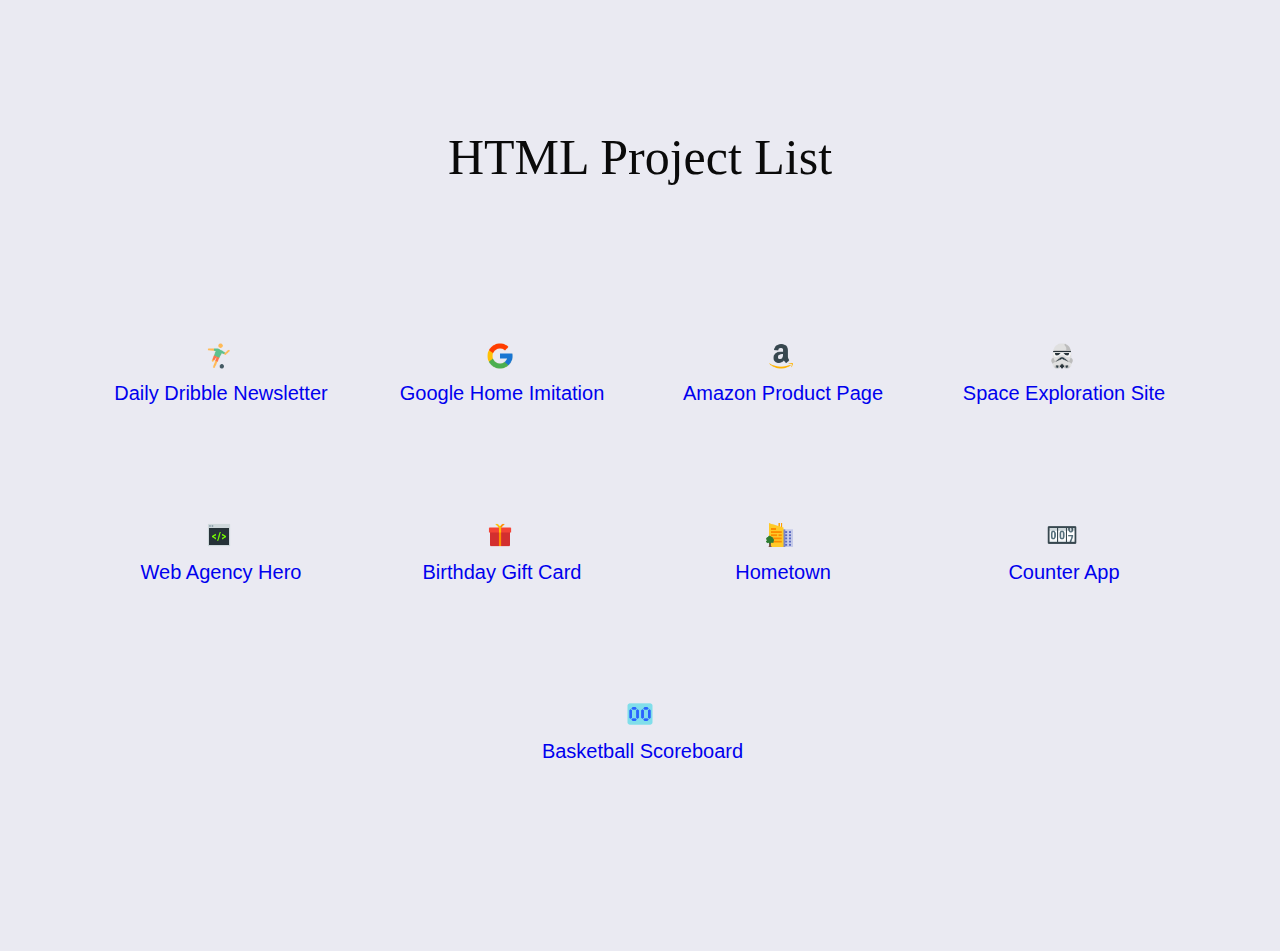
<file: index.html>
<!DOCTYPE html>
<html lang="en">

<head>
    <meta charset="UTF-8">
    <title>Project List</title>
    <link rel="stylesheet" href="index.css">
</head>


<body>
    <div class="border page-wrapper">

        <div class="border main-title">HTML Project List</div>

        <div class="border project-container">
            <div class="border project-row">

                <!-- Daily Dribble Newsletter-->
                <div class="border project-item">
                    <img class="border project-logo" src="./images/Soccer.png" alt="Stadium">
                    <div class="border project-name">
                        <a class="border project-link" href="./dribble/dribble.html">Daily Dribble Newsletter</a>
                    </div>
                </div>

                <!-- Google Home Imitation -->
                <div class="border project-item">
                    <img class="border project-logo" src="./images/Google.png" alt="Google Logo">
                    <div class="border project-name">
                        <a class="border project-link" href="./google/google.html">Google Home Imitation</a>
                    </div>
                </div>

                <!-- Amazon Product Page -->
                <div class="border project-item">
                    <img class="border project-logo" src="./images/Amazon.png" alt="Amazon Logo">
                    <div class="border project-name">
                        <a class="border project-link" href="./amazon/index.html">Amazon Product Page</a>
                    </div>
                </div>


                <!-- Space exploration site-->
                <div class="border project-item">
                    <img class="border project-logo" src="./images/Stormtrooper.png" alt="Stormtrooper">
                    <div class="border project-name">
                        <a class="border project-link" href="./space/index.html">Space Exploration Site</a>
                    </div>
                </div>


            </div>

            <div class="border project-row">
                <!-- Web Agency Hero-->
                <div class="border project-item">
                    <img class="border project-logo" src="./images/web_agency.png" alt="Stormtrooper">
                    <div class="border project-name">
                        <a class="border project-link" href="./webAgencyHero/index.html">Web Agency Hero</a>
                    </div>
                </div>

                <!-- Birthday Gift Card-->
                <div class="border project-item">
                    <img class="border project-logo" src="./images/Gift.png" alt="Stormtrooper">
                    <div class="border project-name">
                        <a class="border project-link" href="./BirthdaCard/index.html">Birthday Gift Card</a>
                    </div>
                </div>

                <!-- Hometown: Tehran-->
                <div class="border project-item">
                    <img class="border project-logo" src="./images/hometown.png" alt="Stormtrooper">
                    <div class="border project-name">
                        <a class="border project-link" href="./Tehran/index.html">Hometown</a>
                    </div>
                </div>

                <!-- Counter App-->
                <div class="border project-item">
                    <img class="border project-logo" src="./images/Counter.png" alt="Stormtrooper">
                    <div class="border project-name">
                        <a class="border project-link" href="./counterApp/index.html">Counter App</a>
                    </div>
                </div>
            </div>

            <div class="border project-row">

                <!-- Basketball Scoreboard-->
                <div class="border project-item">
                    <img class="border project-logo" src="./images/scoreboard.png" alt="Stormtrooper">
                    <div class="border project-name">
                        <a class="border project-link" href="./Basketball Scoreboard/index.html">Basketball
                            Scoreboard</a>
                    </div>
                </div>

            </div>



        </div>



    </div>

    </div>
</body>

</html>
</file>
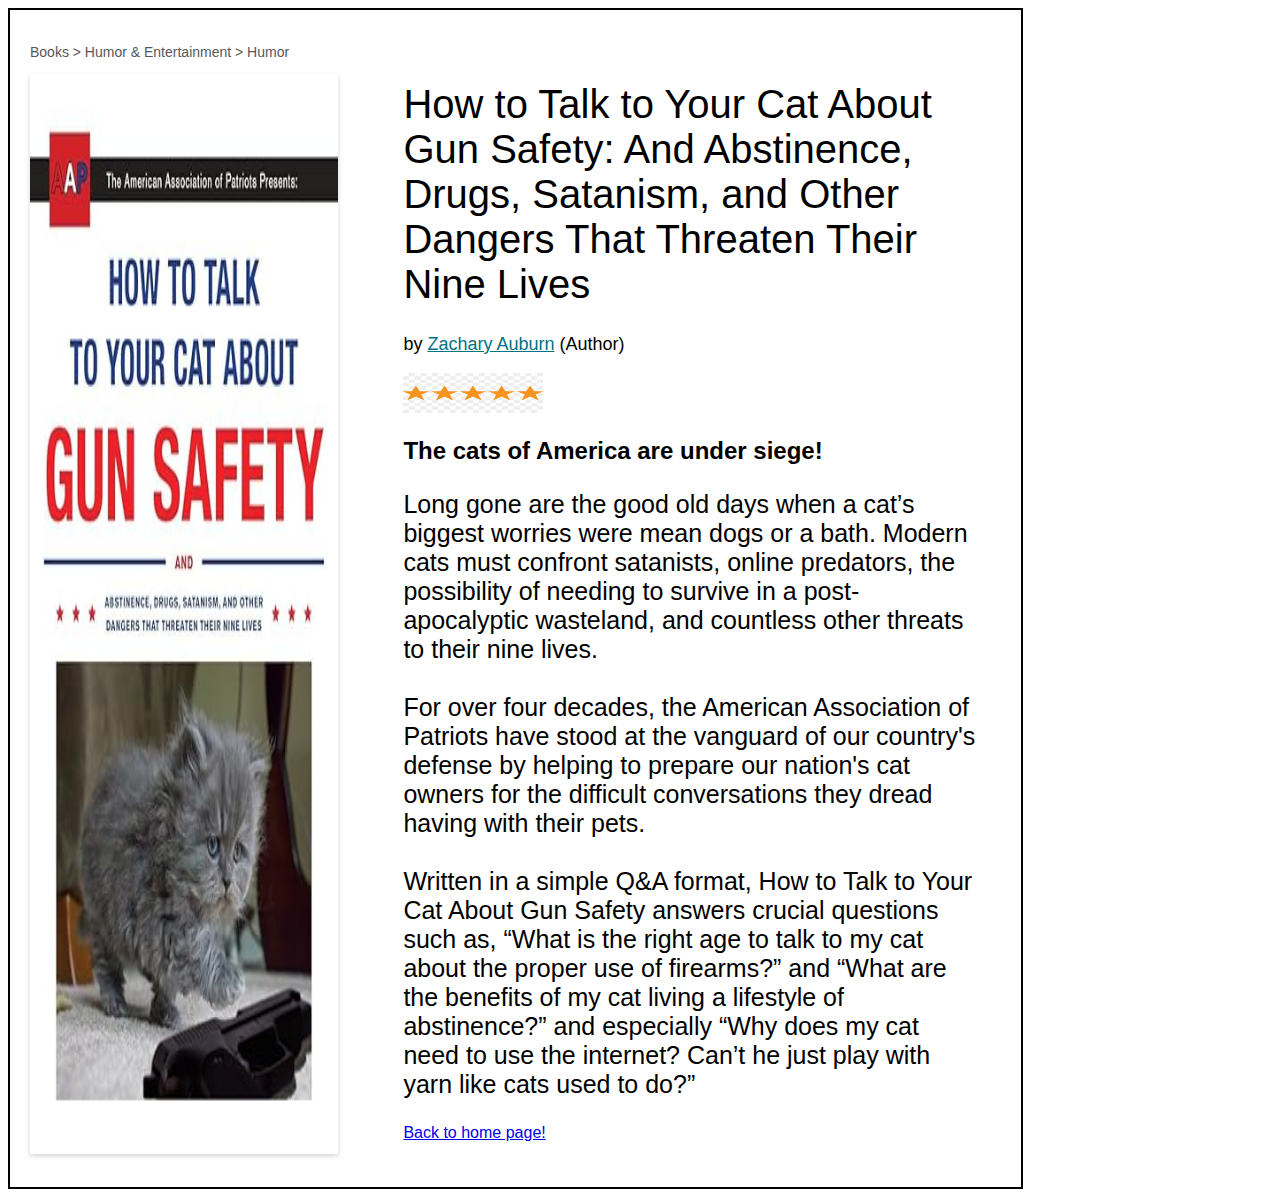
<file: amazon/index.html>
<!doctype html>
<html>

<head>
    <title>Book Page</title>
    <link rel="stylesheet" href="style.css">
</head>

<body>
    <div class="border page-wrapper">

        <div class="border left-column">
            <p class="border category">Books > Humor & Entertainment > Humor</p>
            <img class="border main-img" src="book_cover.jpg">
        </div>

        <div class="border right-column">
            <h1 class="border title">How to Talk to Your Cat About Gun Safety: And Abstinence, Drugs, Satanism,
                and
                Other
                Dangers That
                Threaten Their Nine Lives</h1>
            <p class="border author">by <a class="border author-link" href="">Zachary Auburn</a> (Author)</a></p>
            <img class="border star-rating" src="stars.png">
            <h2 class="border sub-title">The cats of America are under siege!</h2>
            <p class="border main-text">
                Long gone are the good old days when a cat’s biggest worries were mean dogs or a bath. Modern cats must
                confront satanists, online predators, the possibility of needing to survive in a post-apocalyptic
                wasteland, and countless other threats to their nine lives.
                <br><br>
                For over four decades, the American Association of Patriots have stood at the vanguard of our country's
                defense by helping to prepare our nation's cat owners for the difficult conversations they dread having
                with their pets.
                <br><br>
                Written in a simple Q&A format, How to Talk to Your Cat About Gun Safety answers crucial questions such
                as, “What is the right age to talk to my cat about the proper use of firearms?” and “What are the
                benefits of my cat living a lifestyle of abstinence?” and especially “Why does my cat need to use the
                internet? Can’t he just play with yarn like cats used to do?”
            </p>
            <a class="border back-to-home" href="../index.html">Back to home page!</a>
        </div>

    </div>

</body>

</html>


<!-- 


How to Talk to Your Cat About Gun Safety: And Abstinence, Drugs, Satanism, and Other Dangers That Threaten Their Nine Lives

by Zachary Auburn (Author)

Long gone are the good old days when a cat’s biggest worries were mean dogs or a bath. Modern cats must confront satanists, online predators, the possibility of needing to survive in a post-apocalyptic wasteland, and countless other threats to their nine lives.

For over four decades, the American Association of Patriots have stood at the vanguard of our country's defense by helping to prepare our nation's cat owners for the difficult conversations they dread having with their pets.

Written in a simple Q&A format, How to Talk to Your Cat About Gun Safety answers crucial questions such as, “What is the right age to talk to my cat about the proper use of firearms?” and “What are the benefits of my cat living a lifestyle of abstinence?” and especially “Why does my cat need to use the internet? Can’t he just play with yarn like cats used to do?”

Source: https://www.amazon.com/How-Talk-Your-About-Safety-ebook/dp/B01AERZSNC?ref_=ast_author_dp

-->
</file>
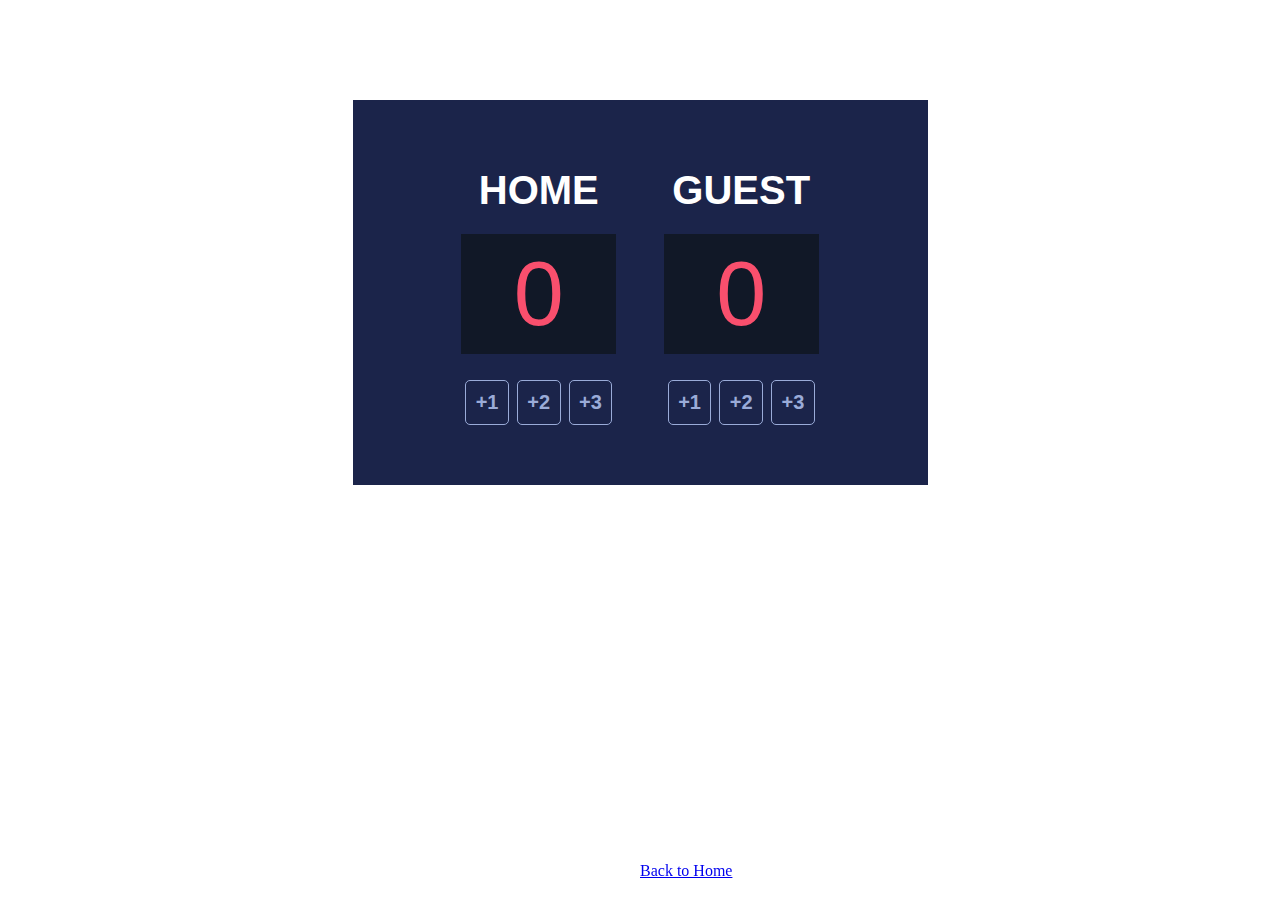
<file: Basketball Scoreboard/index.html>
<html>

<head>
    <link rel="stylesheet" href="style.css">
    <link href="https://fonts.cdnfonts.com/css/cursed-timer-ulil" rel="stylesheet">

</head>

<body>
    <div class="container">
        <div id="home" class="border main-box">
            <h3 class="score-title">HOME</h3>
            <div class="score-box">
                <p class="score" id="home-score">0</p>
            </div>
            <div class="button-box">
                <button class="button" id="home-plus-one" onclick="homeAddOne()">+1</button>
                <button class="button" id="home-plus-two" onclick="homeAddTwo()">+2</button>
                <button class="button" id="home-plus-three" onclick="homeAddThree()">+3</button>
            </div>
        </div>
        <div id="guest" class="border main-box">
            <h3 class="score-title">GUEST</h3>
            <div class="score-box">
                <p class="score" id="guest-score">0</p>
            </div>
            <div class="button-box">
                <button class="button" id="guest-plus-one" onclick="guestAddOne()">+1</button>
                <button class="button" id="guest-plus-two" onclick="guestAddTwo()">+2</button>
                <button class="button" id="guest-plus-three" onclick="guestAddThree()">+3</button>
            </div>
        </div>
    </div>

    <div id="backhome">
        <a id="backhome" href="../index.html">Back to Home</a>
    </div>
    <script src="index.js"></script>
</body>

</html>
</file>
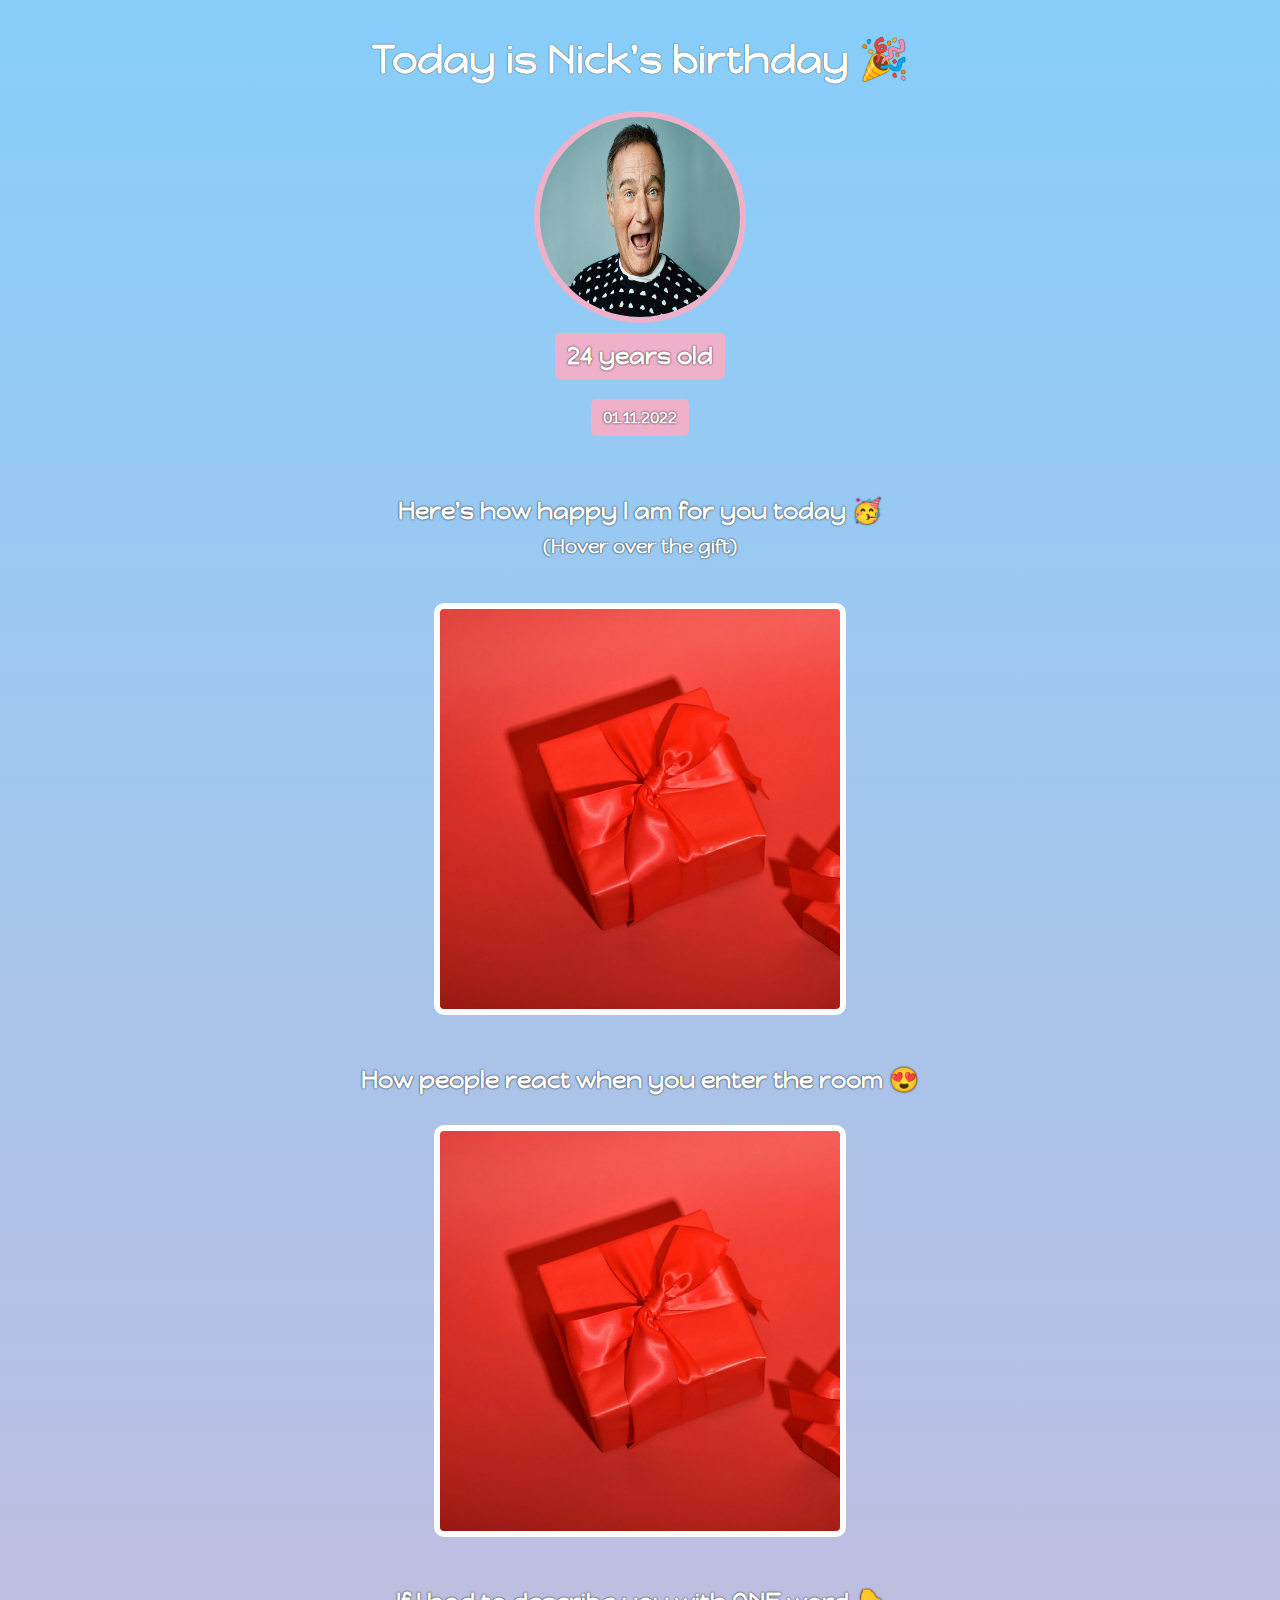
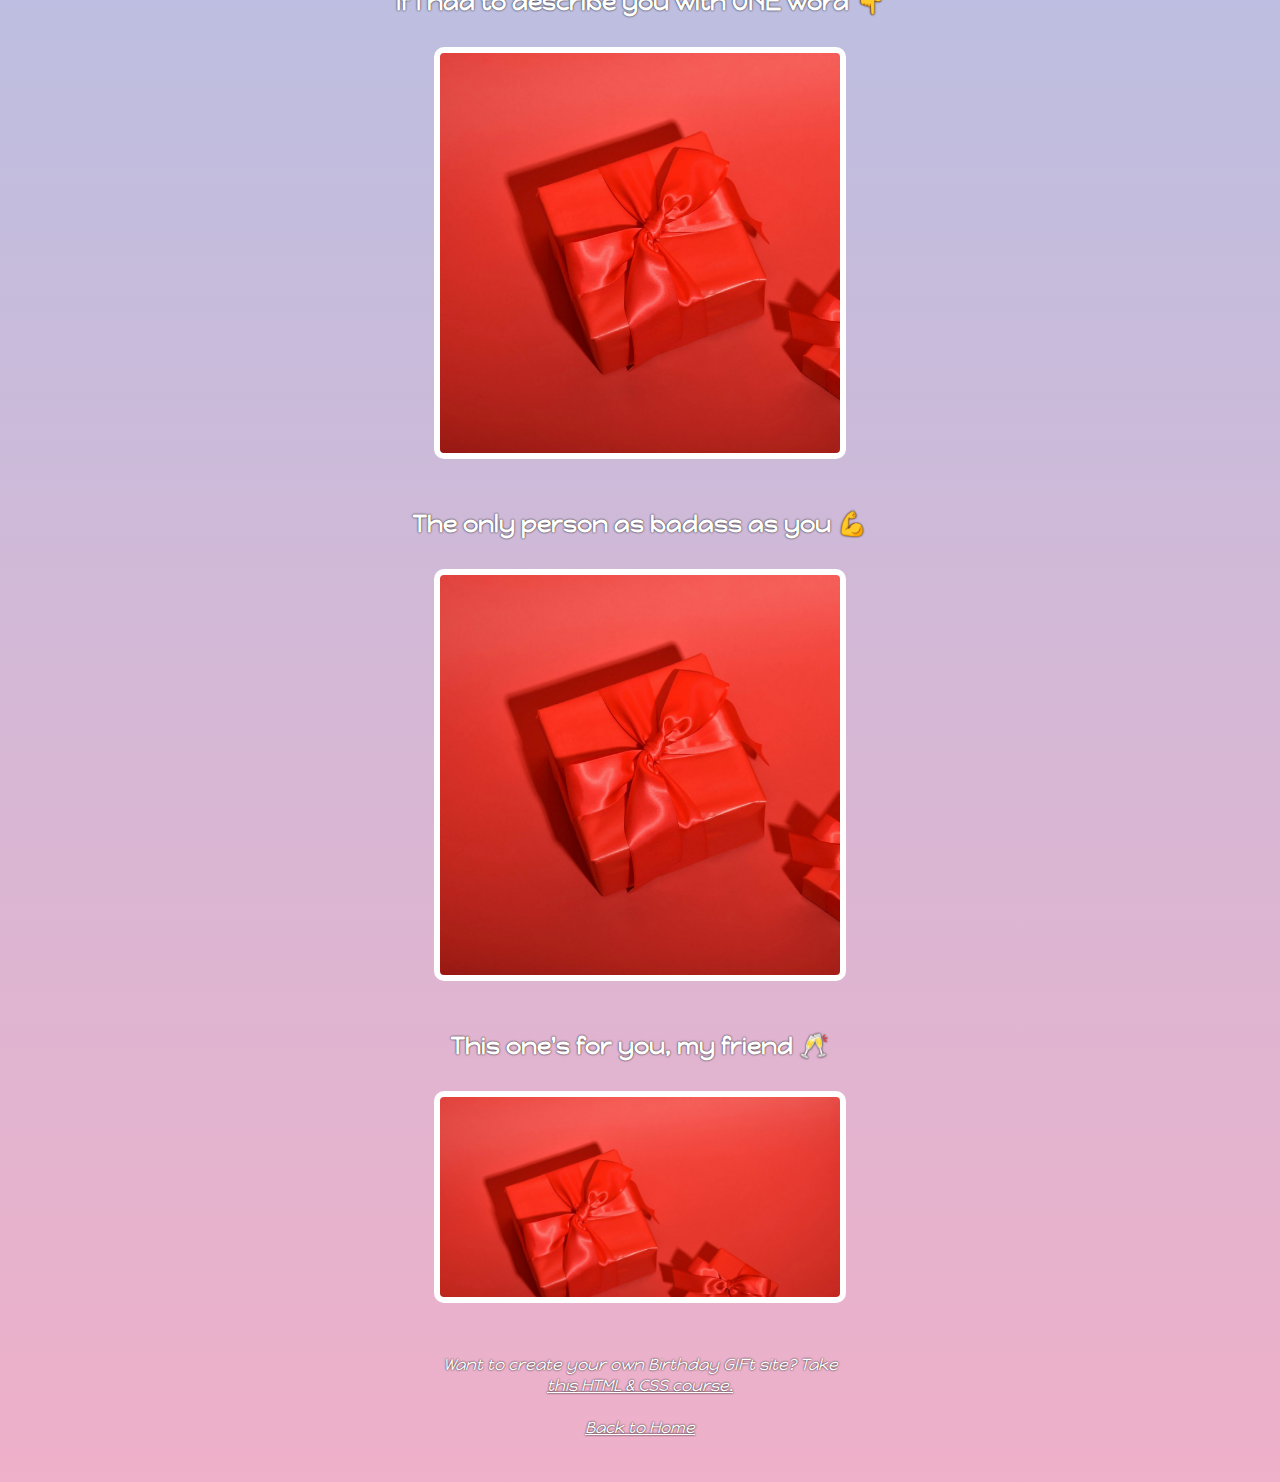
<file: BirthdaCard/index.html>
<html>

<head>
    <link rel="preconnect" href="https://fonts.googleapis.com">
    <link rel="preconnect" href="https://fonts.gstatic.com" crossorigin>
    <link
        href="https://fonts.googleapis.com/css2?family=Happy+Monkey&family=Open+Sans:ital,wght@0,300..800;1,300..800&family=Orbitron:wght@400..900&display=swap"
        rel="stylesheet">
    <link rel="stylesheet" href="style.css">

</head>

<body>
    <div id="header">
        <h1 class="border  " id="firsttitle">Today is Nick's birthday 🎉</h1>
        <img id="roby" src="roby.jpg">
        <h2 class="border " id="bday-age">24 years old</h2>
        <h4 class="border " id="bday-date">01.11.2022</h4>
    </div>
    <div class="gift-section">
        <h2 class="gift-title">Here's how happy I am for you today 🥳</h2>
        <h3 class="gift-hint">(Hover over the gift)</h3>
        <div class="gift-img" id="gift-img-happy"></div>
    </div>
    <div class="gift-section">
        <h2 class="gift-title">How people react when you enter the room 😍</h2>
        <div class="gift-img" id="gift-img-hot"></div>
    </div>
    <div class="gift-section">
        <h2 class="gift-title">If I had to describe you with ONE word 👇</h2>
        <div class="gift-img" id="gift-img-genius"></div>
    </div>
    <div class="gift-section">
        <h2 class="gift-title">The only person as badass as you 💪</h2>
        <div class="gift-img" id="gift-img-badass"></div>
    </div>
    <div class="gift-section">
        <h2 class="gift-title">This one's for you, my friend 🥂</h2>
        <div class="gift-img" id="gift-img-cheers"></div>
    </div>

    <div class="border" id="footer">
        <p id="fp">Want to create your own Birthday GIFt site? Take
            <br><a href="https://scrimba.com/learn/htmlandcss" target="_blank">this HTML & CSS course.</a>
            <br><br>
            <a href="../index.html">Back to Home</a>
        </p>
    </div>





</body>

</html>
</file>
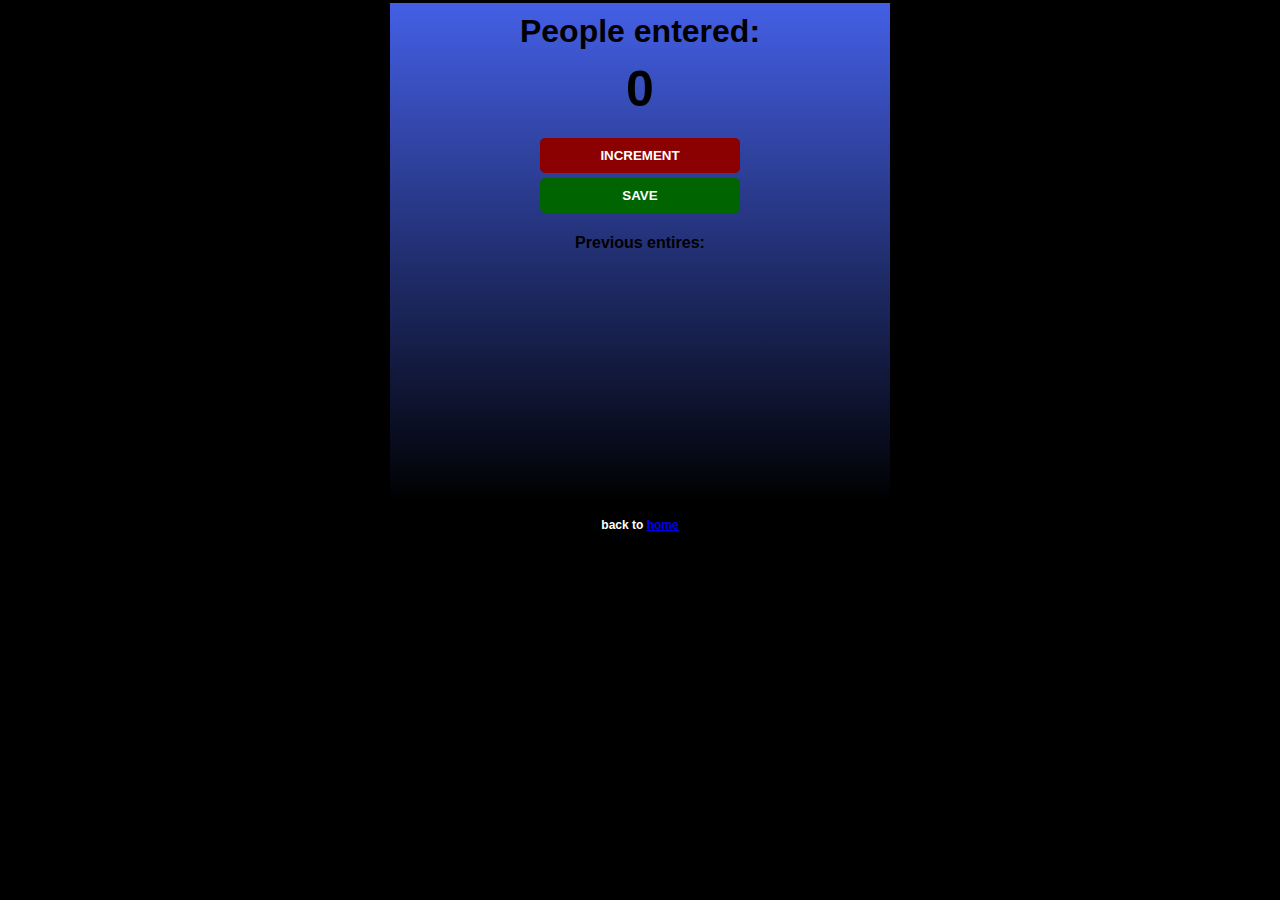
<file: counterApp/index.html>
<!DOCTYPE html>
<html lang="en">

<head>
    <meta charset="UTF-8">
    <meta name="viewport" content="width=device-width, initial-scale=1.0">
    <title>Document</title>
    <link rel="stylesheet" href="./style.css">
</head>

<body>
    <div id="container">
        <h1>People entered:</h1>
        <h2 id="count-el">0</h2>
        <button id="increment-btn" onclick="increment()">INCREMENT</button>
        <button id="save-btn" onclick="save()">SAVE</button>
        <p id="save-el">Previous entires: </p>
    </div>
    <script src="index.js"></script>

    <p id="back">back to <a href="../index.html">home</a></p>
</body>

</html>
</file>
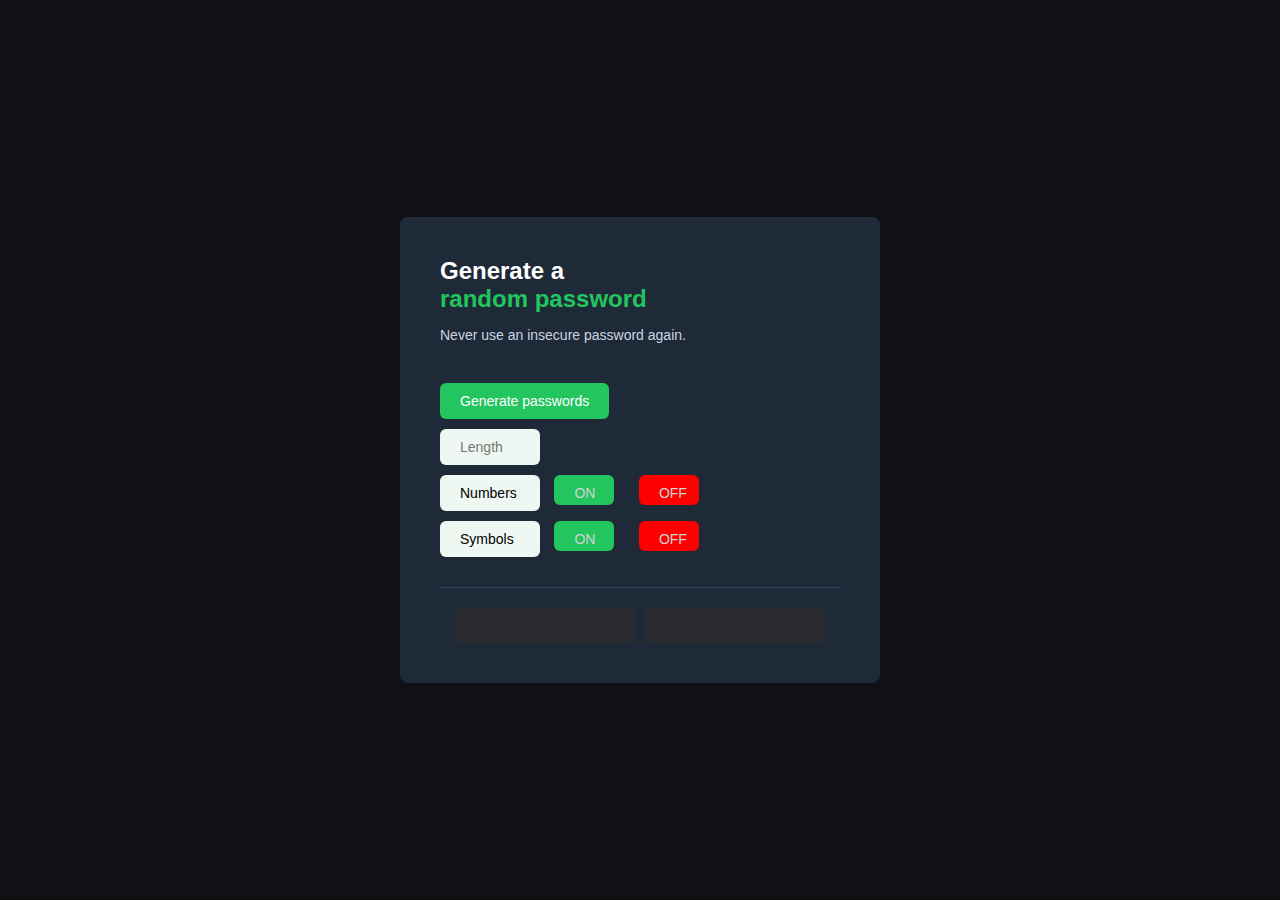
<file: Password Generator/index.html>
<!DOCTYPE html>
<html lang="en">
<head>
  <!-- <meta charset="UTF-8" />
  <meta name="viewport" content="width=device-width, initial-scale=1.0" />
  <title>Password Generator</title> -->
  <link rel="stylesheet" href="style.css" />
</head>
<body>
  <div class="container">
    <h1 id="header">Generate a </h1>
    <h1 class="highlight" id="header">random password</h1>
    <p class="subtitle">Never use an insecure password again.</p>
    <button class="generate-btn" onclick="generatePasswords()">Generate passwords</button>

    <div class="options">
    <input type="text" placeholder="Length" id="length" />
    <div>
      <input type="text" id="length" value="Numbers" readonly/>
      <button class="toggle" id="num_on" ="ON" onclick="num_turn_on(this)"> ON </button> 
      <button class="toggle" id="num_off" onclick="num_turn_off(this)"> OFF </button> 
    </div>
    
    <div>
      <input type="text" id="length" value="Symbols" readonly/>
      <button class="toggle" id="sym_on" onclick="sym_turn_on(this)"> ON </button>
      <button class="toggle" id="sym_off" onclick="sym_turn_off(this)" readonly> OFF </button>
    </div>


    <div class="divider"></div>
    <div class="passwords">
      <input type="text" id="password1" readonly onclick="copy(this)"/>
      <input type="text" id="password2" readonly onclick="copy(this)"/>
    </div>
  </div>

  <script src="index.js"></script>
</body>
</html>
</file>
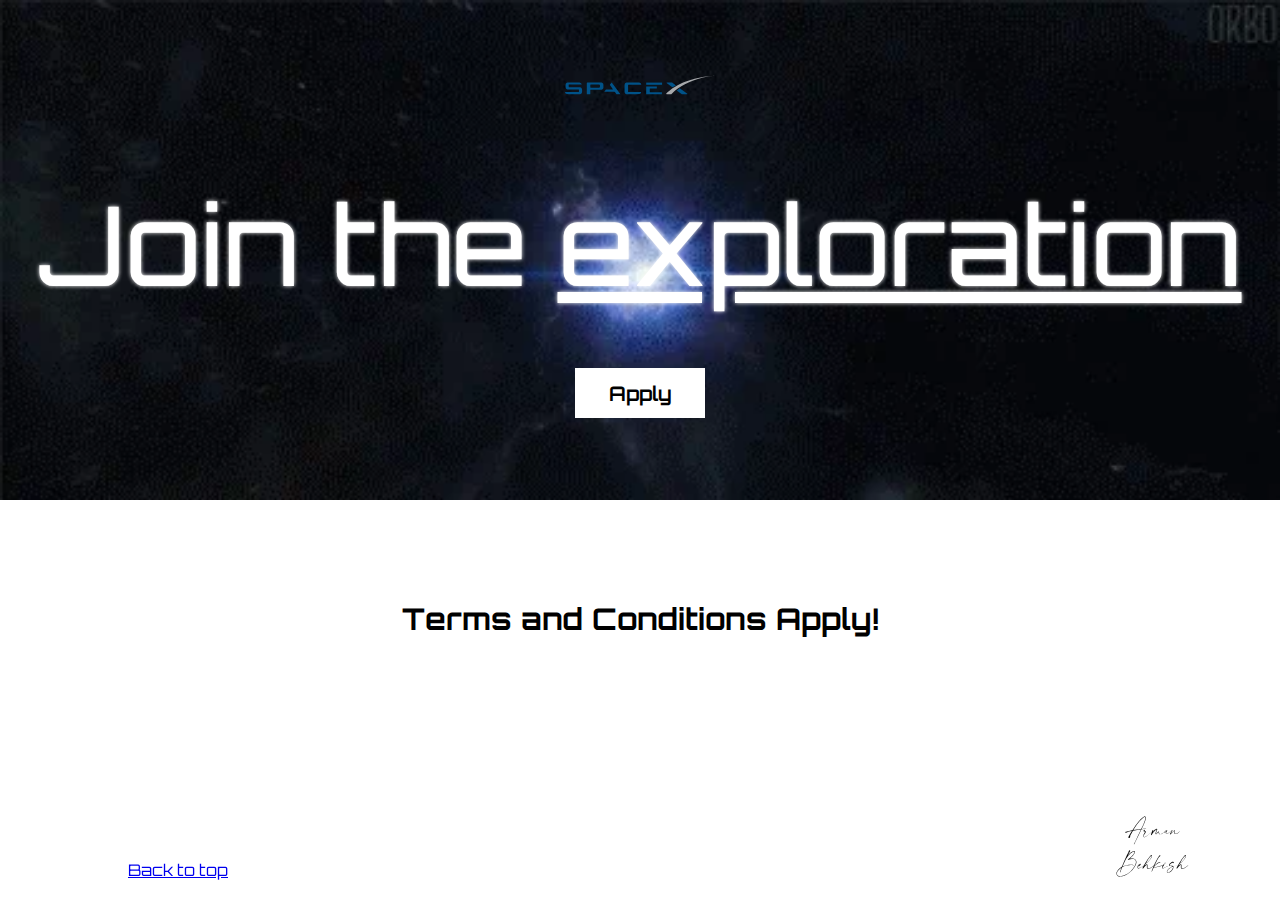
<file: space/index.html>
<html>

<head>
    <link rel="stylesheet" href="style.css" />
    <link rel="preconnect" href="https://fonts.googleapis.com">
    <link rel="preconnect" href="https://fonts.gstatic.com" crossorigin>
    <link href="https://fonts.googleapis.com/css2?family=Orbitron:wght@400..900&display=swap" rel="stylesheet">
</head>

<body>
    <div id="hero">
        <img id="logo" src="SpaceX-Logo.svg" alt="Space Logo">
        <h1 class="title">Join the <span class="underline">exploration</span></h1>
        <button class="apply-button">Apply</button>
    </div>
    <h3 id="terms">Terms and Conditions Apply!</h3>


    <div class="back-to-top">
        <a href="../index.html">Back to top</a>
    </div>
    <div id="signiture">
        Arman Behkish
    </div>

</body>

</html>
</file>
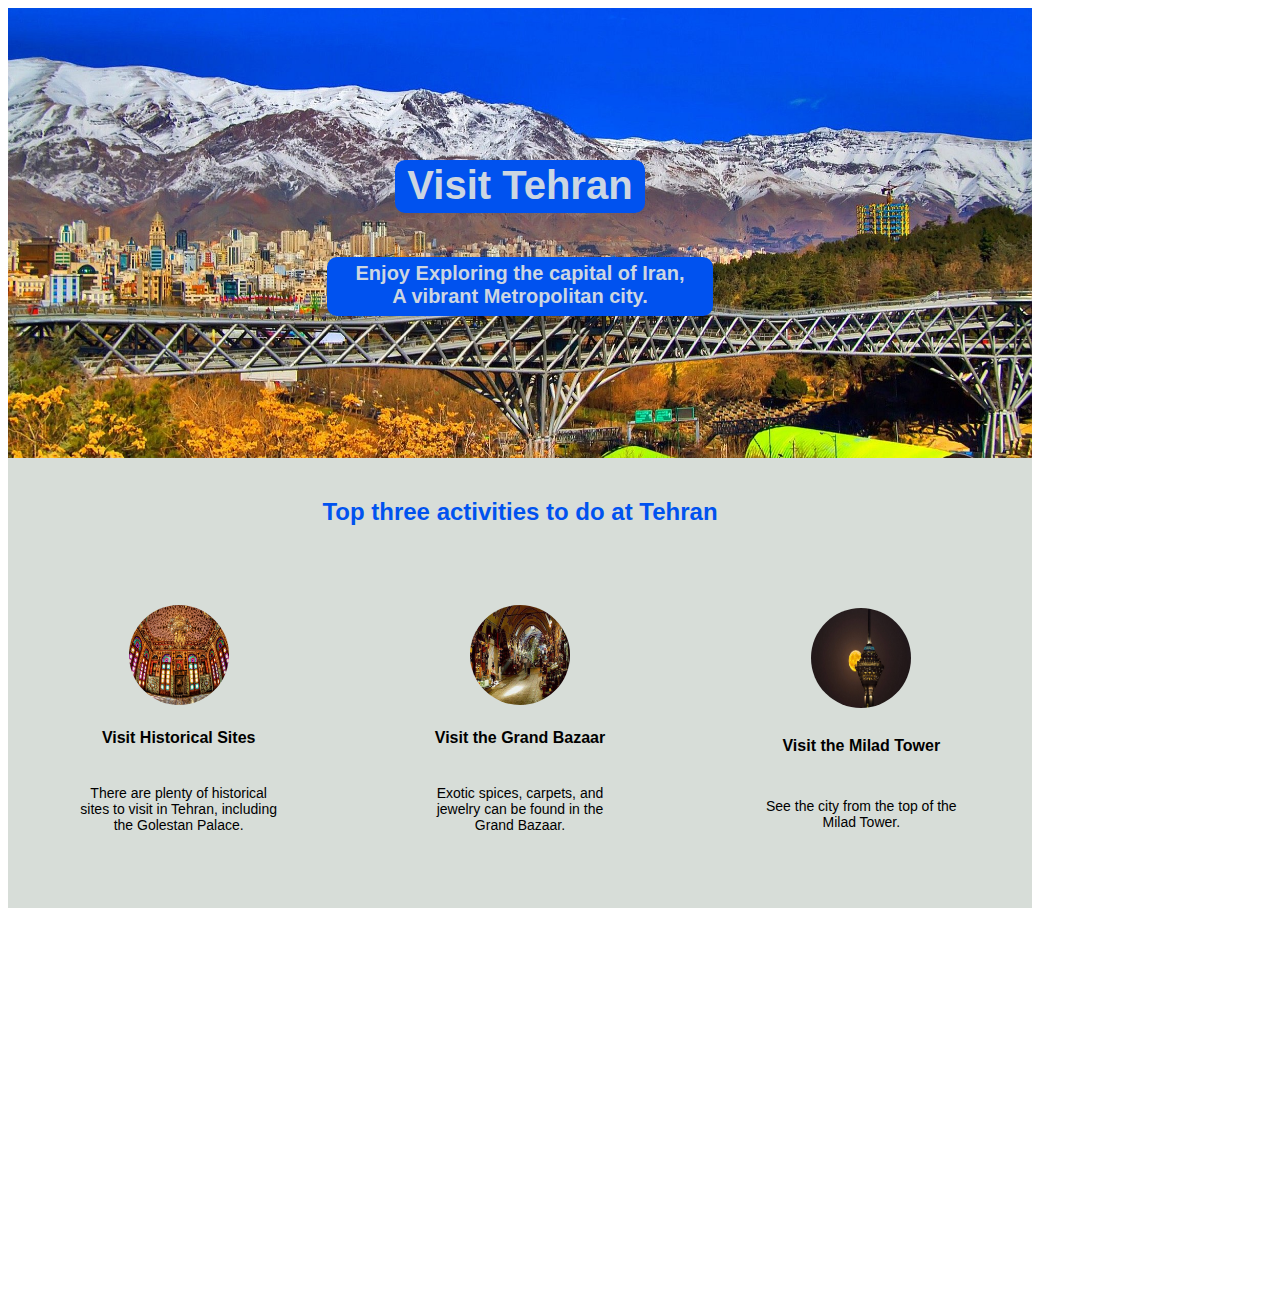
<file: Tehran/index.html>
<!DOCTYPE html>
<html lang="en">

<head>
    <meta charset="UTF-8">
    <meta name="viewport" content="width=device-width, initial-scale=1.0">
    <title>Tehran</title>
    <link rel="stylesheet" href="style.css">
</head>

<body>
    <div id="hero">
        <h1 id="hero-title">Visit Tehran</h1>
        <h2 id="hero-subtitle">Enjoy Exploring the capital of Iran, <br>A vibrant Metropolitan city.</h2>
    </div>
    <div id="middle-section">
        <h2 id="middle-section-title">Top three activities to do at Tehran</h2>
        <div id="activities">
            <div class="activity">
                <img src="./golestan.jpg" alt="Tehran-1" class="activity-image">
                <h3 class="activity-title">Visit Historical Sites</h3>
                <p class="activity-description">There are plenty of historical sites to visit in Tehran, including the
                    Golestan Palace.</p>
            </div>
            <div class="activity">
                <img src="./bazaar.jpg" alt="Tehran-2" class="activity-image">
                <h3 class="activity-title">Visit the Grand Bazaar</h3>
                <p class="activity-description">Exotic spices, carpets, and jewelry can be found in the Grand Bazaar.
                </p>
            </div>
            <div class="activity">
                <img src="milad-tower.jpg" alt="Tehran-3" class="activity-image">
                <h3 class="activity-title">Visit the Milad Tower</h3>
                <p class="activity-description">See the city from the top of the Milad Tower.</p>
            </div>
        </div>
    </div>
    <div id="bottom-section"></div>

</body>

</html>
</file>
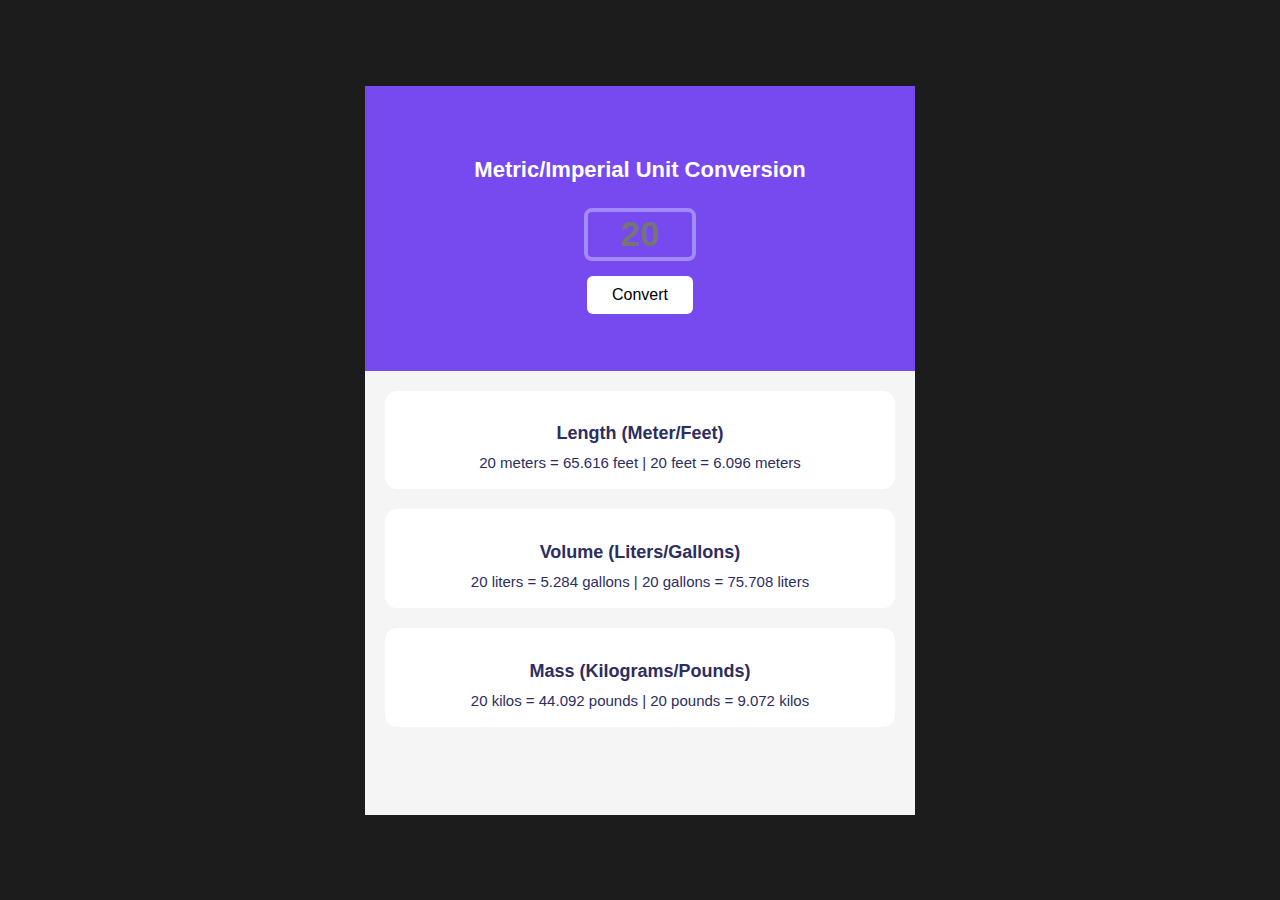
<file: Unit Conversion/index.html>
<!DOCTYPE html>
<html lang="en">
<head>
  <meta charset="UTF-8">
  <title>Unit Converter</title>
  <link rel="stylesheet" href="style.css">
</head>
<body>
  <div class="container">
    <div class="header">
      <h1>Metric/Imperial Unit Conversion</h1>
      <input type="text" placeholder="20" id="value-box"> 
      <button id="convert-btn">Convert</button>
    </div>

    <div class="result-section">
      <div class="result-card">
        <h2>Length (Meter/Feet)</h2>
        <p id="length-box">20 meters = 65.616 feet | 20 feet = 6.096 meters</p>
      </div>
      <div class="result-card">
        <h2>Volume (Liters/Gallons)</h2>
        <p id="volume-box">20 liters = 5.284 gallons | 20 gallons = 75.708 liters</p>
      </div>
      <div class="result-card">
        <h2>Mass (Kilograms/Pounds)</h2>
        <p id="mass-box">20 kilos = 44.092 pounds | 20 pounds = 9.072 kilos</p>
      </div>
    </div>
  </div>
  <script src="index.js"></script>
</body>
</html>
</file>
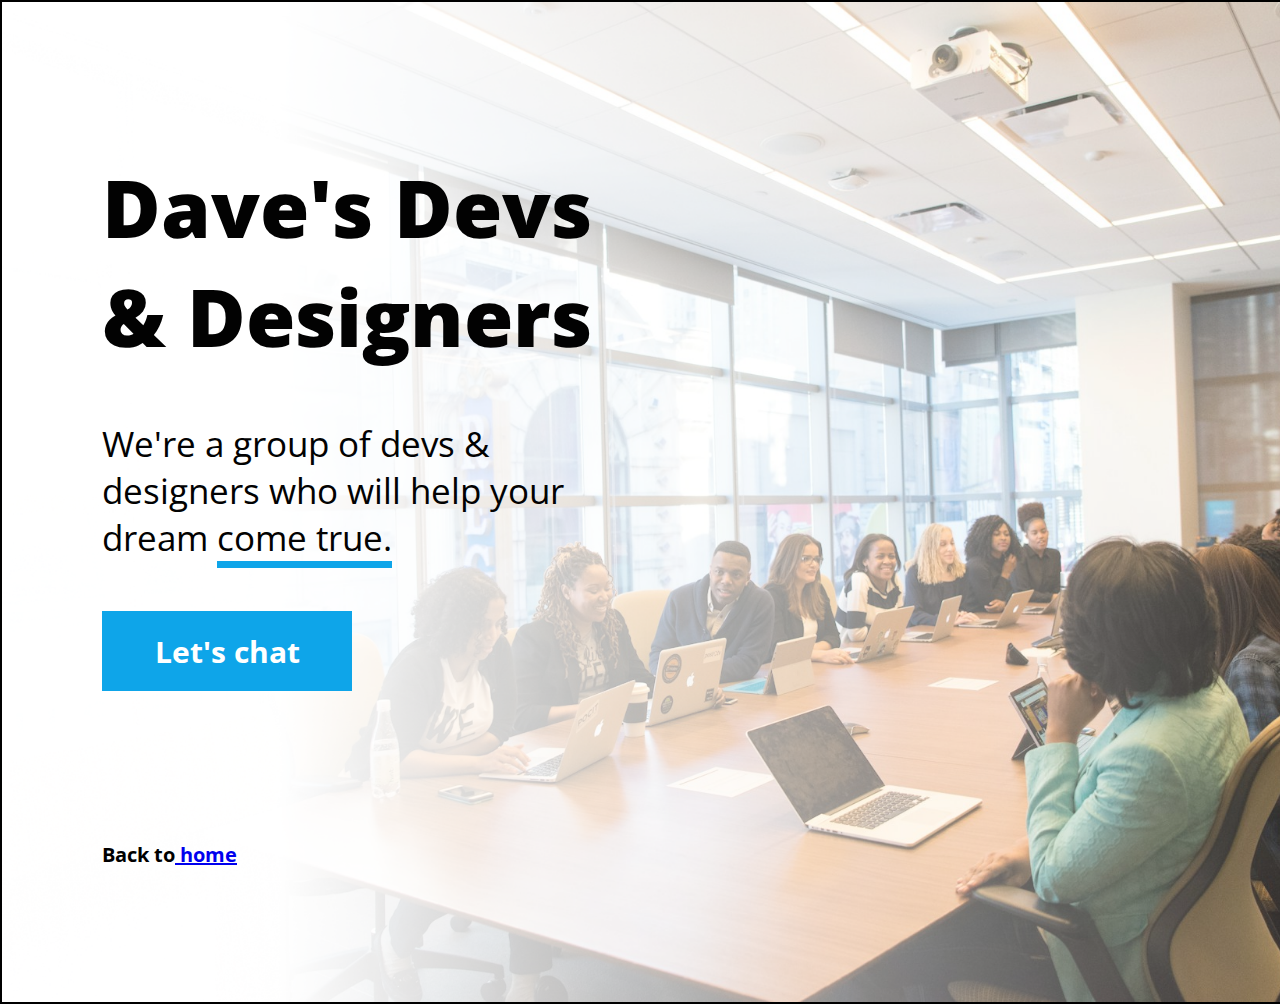
<file: webAgencyHero/index.html>
<!DOCTYPE html>
<htmll>

    <head>
        <link rel="stylesheet" href="style.css" />
        <link rel="preconnect" href="https://fonts.googleapis.com">
        <link rel="preconnect" href="https://fonts.gstatic.com" crossorigin>
        <link
            href="https://fonts.googleapis.com/css2?family=Open+Sans:ital,wght@0,300..800;1,300..800&family=Orbitron:wght@400..900&display=swap"
            rel="stylesheet">
    </head>

    <body>
        <div id="hero">
            <h1 id="main-title">
                Dave's Devs & Designers
            </h1>
            <h3 id="sub-title">
                We're a group of devs & designers who will help your dream <span class="underline">come true.</span>

            </h3>
            <button id="hero-button">
                Let's chat
            </button>

            <p id="back-to-home">
                Back to<a href="../index.html"> home</a>
            </p>
        </div>
    </body>

    </html>
</file>
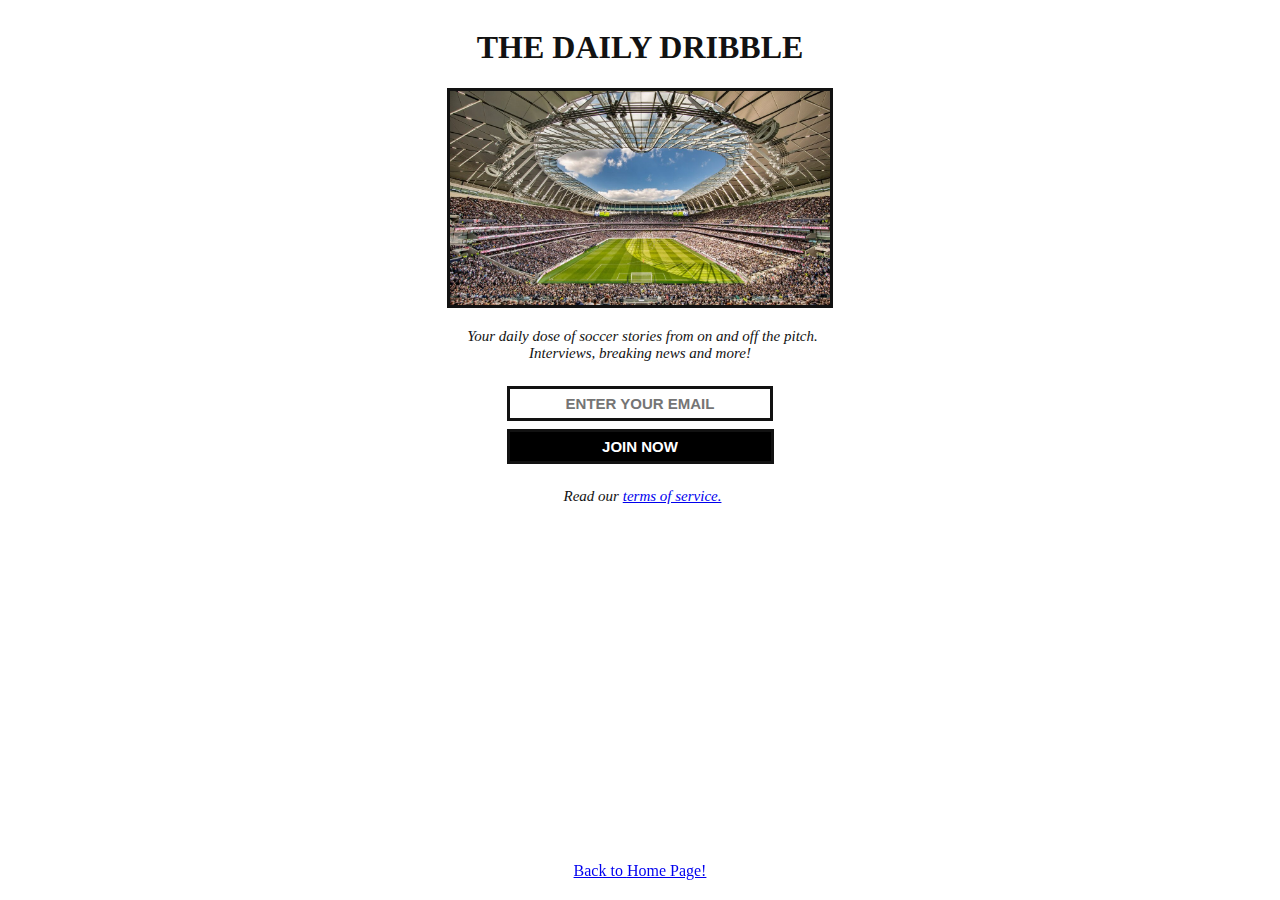
<file: dribble/dribble.html>
<!doctype html>
<html>

<head>
    <link rel="stylesheet" href="dribble.css">
</head>

<body>
    <div class="page-wrapper">

        <h1 class="hdr">THE DAILY DRIBBLE</h1>
        <!-- Image credit: Thomas Serer https://unsplash.com/@jesusance -->
        <img class="img" src="stadio.png" />
        <div class="parag">
            Your daily dose of soccer stories from on and off the pitch.
            Interviews, breaking news and more!
        </div>
        <div class="btn-wrapper">
            <input class="input" type="text" placeholder="ENTER YOUR EMAIL">
            <button class="btn">JOIN NOW</button>
        </div>
        <div class="parag">
            Read our <a href="index.html" target="_blank">terms of service.
        </div>
        <div class="return-link">
            Back to <a href="../index.html">Home Page!</a>
        </div>
    </div>


</body>

</html>

<!--
THE DAILY DRIBBLE

Your daily dose of soccer stories from on and off the pitch. 
Interviews,  breaking news and more!

ENTER YOUR EMAIL
JOIN NOW

Read our terms of service.

 -->
</file>
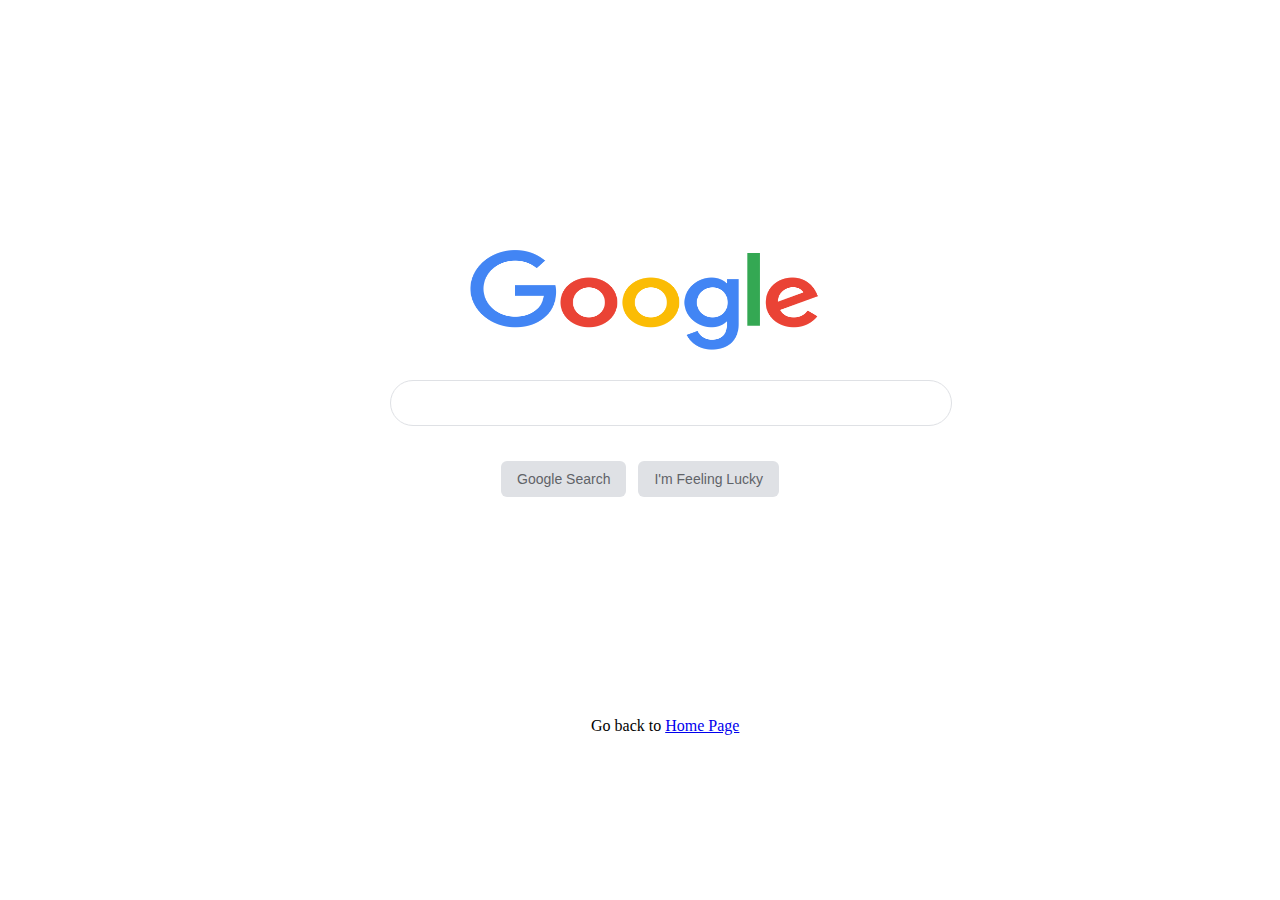
<file: google/google.html>
<!DOCTYPE html>
<html>

<head>
    <title>My Imitation of Google!</title>
    <link rel="stylesheet" href="google_style.css">
</head>

<body>
    <div class="main">
        <img src="google_logo.png" alt="Google Logo" class="logo" />
        <input type="text" class="search-bar" />
        <div class="buttons">
            <button class="search-button">Google Search</button>
            <button class="search-button">I'm Feeling Lucky</button>
        </div>
        <div class="home-link">
            <p> Go back to <a href="../index.html">Home Page</a></p>
        </div>
    </div>

</body>

</html>
</file>
<file: index.css>
body {
    text-align: center;
    background-color: #eaeaf2;
}

.border {
    border: 0px solid black;
}

.page-wrapper {
    display: block;
    text-align: center;
    /* background-color: #4e60e8; */
    color: black;
    padding: 20px;
}

.main-title {
    font-size: 50px;
    font-family: 'Times New Roman', Times, serif;
    color: rgb(10, 10, 10);
    margin: 100px 0px 50px 0px;
}

.project-container {
    display: flex;
    flex-direction: column;
    margin: 100px 50px;

}

.project-row {
    margin: 50px 0px;
    display: flex;
    justify-content: space-evenly;
    align-items: center;
}

.project-item {
    /* display: flex; */
    flex: 1;
    width: calc(33.333% - 14px);

}

.project-logo {
    width: 30px;
    height: 30px;
    margin-top: 5px;
    border-radius: 2%;
}

.project-name {
    font-size: 20px;
    color: black;
    font-family: "Comic Sans MS", "Comic Sans", cursive;
    font-family: Arial, Helvetica, sans-serif;
    padding: 7px 5px 10px 10px;
}

.project-link {
    text-decoration: none;
}
</file>
<file: amazon/style.css>
body {
    font-family: Arial, Helvetica, sans-serif
}

.border {
    border: 0px solid black;
}

.page-wrapper {
    display: flex;
    justify-content: space-between;
    height: 80%;
    width: 80%;
    border: 2px solid black;
}

.left-column {
    width: 35%;
    padding: 20px 20px 20px 20px;
}

.right-column {
    width: 65%;
    padding: 45px;
}

.category {
    font-size: 14px;
    color: #565959;
}

.title {
    font-weight: lighter;
    font-size: 40px;
}

.author {
    font-size: 18px;
}

.author-link {
    font-size: 18px;
    color: #007185;
}

.star-rating {
    width: 140px;
    height: 40px;
    background-color: white;
}

.main-img {
    width: 100%;
    height: 95%;
    box-shadow: 0px 2px 5px lightgray;
}

.main-text {
    font-size: 25px;
}
</file>
<file: Basketball Scoreboard/style.css>
body {
    margin: 0;
    display: flex;
    justify-content: center;
    align-items: start;
}

.border {
    border: 0px solid black;
}

.container {
    margin-top: 100px;
    width: 575px;
    height: 385px;
    display: flex;
    flex-direction: row;
    justify-content: space-around;
    background-color: #1B244A;
}

.main-box {
    width: 155px;
    height: 250px;
    text-align: center;
    display: flex;
    flex-direction: column;
    justify-content: start;
    align-items: center;
}

#home {
    margin-top: 68px;
    margin-left: 85px;
}

#guest {
    margin-top: 68px;
    margin-right: 85px;
}

.score-title {
    margin: 0;
    font-family: Verdana, Geneva, Tahoma, sans-serif;
    font-size: 40px;
    font-weight: bold;
    color: white;
}

.score-box {
    display: flex;
    justify-content: center;
    align-items: center;
    align-items: center;
    margin-top: 21px;
    height: 120px;
    width: 155px;
    background-color: #111827;

}

.score {
    font-family: 'Cursed Timer ULiL', sans-serif;
    font-size: 90px;
    color: #F94F6D;
}

.button-box {
    margin-top: 26px;
    margin-bottom: 0px;
    height: 45px;
    width: 155px;
    display: flex;
    flex-direction: row;
    justify-content: space-between;
}

.button {
    margin: 0 4px;
    height: 45px;
    width: 45px;
    background-color: #1B244A;
    color: #9AABD8;
    border: 1px solid #9AABD8;
    border-radius: 5px;
    font-family: 'Cursed Timer ULiL', sans-serif;
    font-size: 20px;
    font-weight: bold;
}

#backhome {
    position: fixed;
    bottom: 0;
    margin-left: auto;
    margin-right: auto;
    margin-bottom: 20px;
}
</file>
<file: BirthdaCard/style.css>
body {
    text-align: center;
    background-color: #a2d2ff;
    background: linear-gradient(lightskyblue, #EFB0C9);
    color: #ffffff;
    display: flex;
    flex-direction: column;
    align-items: center;
    font-family: "Happy Monkey", serif;
    font-weight: 400;
    font-style: normal;
}

.border {
    border: 0px solid black;
}

#header {
    display: flex;
    flex-direction: column;
    justify-content: space-around;
    align-items: center;
}

h1,
h2,
h4,
p {
    text-shadow: 0px 0px 1px black;
}

#bday-age,
#bday-date {
    margin: 10px;
    background-color: #EFB0C9;
    padding: 8px 12px;
    border-radius: 5px;
    text-shadow: 0px 0px 2px black;
}

#roby {
    width: 200px;
    height: 200px;
    border-radius: 50%;
    border: 6px solid #EFB0C9;
}

#firsttitle {
    font-size: 40px;
}

#secondtitle {
    font-size: 30px;
}

.gift-section {
    margin-top: 50px;
    display: flex;
    flex-direction: column;
    align-items: center;
    justify-content: space-around;

}

.gift-title {
    margin: 0px;
    text-shadow: 0px 0px 2px black;
}

.gift-hint {
    margin-top: 8px;
    margin-bottom: 15px;
    text-shadow: 0px 0px 2px black;
}

#happy-img {
    width: 400px;
    height: 400px;
    border-radius: 10px;
    border: 6px solid white;
    background-image: url("gift.jpg");
    background-size: cover;
}

#happy-img:hover {
    background-image: url("happy.webp");
}

.gift-img {
    margin-top: 30px;
    width: 400px;
    height: 400px;
    border-radius: 10px;
    border: 6px solid white;
    background-image: url("gift.jpg");
    background-size: cover;
}

#gift-img-happy:hover {
    background-image: url("happy.webp");
}

#gift-img-hot:hover {
    background-image: url("hot.webp");
}

#gift-img-genius:hover {
    background-image: url("genius.webp");
}

#gift-img-badass:hover {
    background-image: url("badass.webp");
}

#gift-img-cheers {
    height: 200px;
}

#gift-img-cheers:hover {
    background-image: url("cheers.webp");
}

#footer {
    margin: 35px auto 20px auto;

}

#fp {
    padding: 0px 0px;
    font-size: 16px;
    text-shadow: 0px 0px 2px black;
    font-style: italic;
}

a {
    color: #ffffff;
}
</file>
<file: counterApp/style.css>
body {
    background-color: #000000;
    font-family: -apple-system, BlinkMacSystemFont, 'Segoe UI', Roboto, Oxygen, Ubuntu, Cantarell, 'Open Sans', 'Helvetica Neue', sans-serif;
    font-weight: bold;
    text-align: center;
    margin: 0;
    padding: 0;
}

#container {
    display: flex;
    flex-direction: column;
    align-items: center;
    justify-content: start;
    background: linear-gradient(to bottom, #445fe5, #000000);
    background-repeat: no-repeat;
    width: 500px;
    height: 500px;
    margin: 0 auto;
    border: 3px solid black;
}

h1 {
    margin-top: 10px;
    margin-bottom: 10px;
}

h2 {
    font-size: 50px;
    margin-top: 0;
    margin-bottom: 20px;
}

button {
    border: none;
    padding-top: 10px;
    padding-bottom: 10px;
    color: white;
    font-weight: bold;
    width: 200px;
    margin-bottom: 5px;
    border-radius: 5px;
}

#increment-btn {
    background: darkred;
}


#save-btn {
    background: darkgreen;
}

#back {
    color: white;
    font-size: 12px;
}
</file>
<file: Password Generator/style.css>
body {
    background-color: #0f1115;
    font-family: Arial, sans-serif;
    margin: 0;
    padding: 0;
    color: #fff;
    display: flex;
    justify-content: center;
    align-items: center;
    height: 100vh;
  }
  
  .container {
    background-color: #1f2a38;
    padding: 40px;
    border-radius: 8px;
    width: 400px;
    text-align: left;
  }
  
  h1 {
    font-size: 24px;
    margin-bottom: 10px;
  }
  
  .highlight {
    color: #22c55e;
    font-weight: bold;
  }
  
  .subtitle {
    color: #cbd5e1;
    font-size: 14px;
    margin-bottom: 40px;
  }

  #header{
    margin-bottom: 0;
    margin-top: 0;
  }
  
  .generate-btn {
    background-color: #22c55e;
    color: white;
    border: none;
    padding: 10px 20px;
    font-size: 14px;
    border-radius: 6px;
    cursor: pointer;
    margin-bottom: 10px;
  }

  .options{
    display: flex;
    flex-direction: column;
  }

  #length {
    background-color: #eff7f2;
    color: black;
    width: 60px;
    border: none;
    padding: 10px 20px;
    font-size: 14px;
    border-radius: 6px;
    cursor: pointer;
    margin-bottom: 10px;
  }

  .toggle {
    background-color: #eff7f2;
    width: 60px;
    height: 30px;
    border: darkblue;
    padding: 10px 20px;
    font-size: 14px;
    border-radius: 6px;
    cursor: pointer;
    margin-right: 10px;
    margin-left: 10px;
  }

  #num_on, #sym_on{
    background-color: #22c55e;
    color: lightgray;
  }

  #num_off,#sym_off {
    background-color: red;
    color: lightgray;
  }


    #Numbers {
    background-color: #eff7f2;
    color: black;
    width: 50px;
    border: none;
    padding: 10px 20px;
    font-size: 14px;
    border-radius: 6px;
    cursor: pointer;
    margin-bottom: 10px;
  }

    #Symbols {
    background-color: #eff7f2;
    color: black;
    width: 50px;
    border: none;
    padding: 10px 20px;
    font-size: 14px;
    border-radius: 6px;
    cursor: pointer;
    margin-bottom: 10px;
  }
  
  .divider {
    height: 1px;
    background-color: #334155;
    margin: 20px 0;
  }
  
  .passwords {
    display: flex;
    gap: 10px;
    justify-content: center;
  }
  
  .passwords input {
    background-color: #2b2c2f;
    border: none;
    border-radius: 6px;
    color: #22c55e;
    padding: 10px;
    width: 160px;
    text-align: center;
    font-weight: bold;
    font-family: monospace;
  }
  
  .passwords input:focus {
    outline: none;
  }
</file>
<file: space/style.css>
/* // <uniquifier>: Use a unique and descriptive class name
// <weight>: Use a value from 400 to 900

.orbitron-<uniquifier> {
  font-family: "Orbitron", sans-serif;
  font-optical-sizing: auto;
  font-weight: <weight>;
  font-style: normal;
} */

@font-face {
    src: url("modernline.otf");
    font-family: "ModernLine";
}

body {
    font-family: "Orbitron", sans-serif;
    text-align: center;
    color: white;
    margin: 0;

}

#hero {
    height: 500px;
    background-image: url("galaxy.webp");
    background-size: cover;


}

#terms {
    margin-top: 100px;
    font-size: 30px;
    color: black;
}

#logo {
    margin: 10px;
    width: 150px;
    height: 150px;
}

.title {
    margin: 5px;
    font-optical-sizing: auto;
    font-weight: 450;
    font-size: 110px;
    text-shadow: 0px 0px 4px white;
}

.underline {
    text-decoration: underline;
    /* border-bottom: 1px solid white; */
}

.apply-button {
    width: 130px;
    height: 50px;
    font-size: 20px;
    background-color: white;
    border: none;
    font-family: inherit;
    font-optical-sizing: auto;
    font-weight: 650;
    margin: 50px;
}

.back-to-top {
    position: fixed;
    bottom: 20px;
    left: 10%;
}

#signiture {
    font-family: "ModernLine";
    position: fixed;
    bottom: 20px;
    left: 90%;
    transform: translateX(-50%);
    font-family: "ModernLine";
    color: black;
}
</file>
<file: Tehran/style.css>
/**
Palette: https://scrimba.com/links/hometown-palette
RED: #E63946
LIGHT: #F1FAEE
AQUA: #A8DADC
LIGHT BLUE: #457B9D
DARK BLUE: #1D3557

*/

body {
    background-color: white;
    display: flex;
    flex-direction: column;
    font-family: Arial, Helvetica, sans-serif;
}

#hero {
    display: flex;
    flex-direction: column;
    align-items: center;
    justify-content: center;
    height: 450px;
    width: 1024px;
    text-align: center;
    background-image: url(./bridge.jpg);
    background-size: cover;
    background-repeat: no-repeat;
    background-position: center;
}

#hero-title {
    background-color: rgb(0 82 239);
    color: #ccd6e1;
    font-size: 40px;
    padding: 3px 12px 5px;
    border-radius: 10px;
}

#hero-subtitle {
    margin-left: 155px;
    margin-right: 155px;
    padding-top: 5px 30px;
    background-color: rgb(0 82 239);
    color: #ccd6e1;
    font-size: 20px;
    padding: 5px 29px 8px;
    border-radius: 10px;
}

#middle-section {
    display: flex;
    flex-direction: column;
    text-align: center;
    height: 450px;
    width: 1024px;
    background-color: #d7ddd8;
}

#middle-section-title {
    color: rgb(0 82 239);
    font-size: 24px;
    margin-top: 40px;
}

#activities {
    display: flex;
    flex-direction: row;
    justify-content: space-around;
    align-items: center;
    margin-top: 55px;
}

.activity {
    display: flex;
    width: 200px;
    height: 250px;
    flex-direction: column;
    align-items: center;
    justify-content: space-around;
}

.activity-image {
    width: 100px;
    height: 100px;
    border-radius: 50%;
}

.activity-title {
    font-size: 16px;
}

.activity-description {
    font-size: 14px;
}

#bottom-section {

    height: 390px;
}
</file>
<file: Unit Conversion/style.css>
body {
  margin: 0;
  font-family: Arial, sans-serif;
  background-color: #1c1c1c;
  display: flex;
  justify-content: center;
  align-items: center;
  height: 100vh;
}

.container {
  width: 550px;
  height: 729px;
  background-color: #f5f5f5;
  overflow: hidden;
}

.header {
  background-color: #774af0;
  height: 285px;
  display: flex;
  flex-direction: column;
  align-items: center;
  justify-content: center;
  color: white;
}

.header h1 {
  font-size: 22px;
  margin-bottom: 25px;
  font-weight: bold;
}

#value-box {
  color: white;
  text-align: center;
  font-size: 35px;
  font-weight: bold;
  width: 100px;
  height: 43px;
  background-color: #774af0;
  border: 4px solid #a18bfa;
  border-radius: 8px;
 /* padding: 10px 40px; */
  margin-right: auto;
  margin-left: auto;
  margin-bottom: 15px;
}

#convert-btn {
  background-color: white;
  color: black;
  font-size: 16px;
  padding: 10px 25px;
  border-radius: 6px;
  border: none;
  cursor: pointer;
}

.result-section {
  background-color: #f5f5f5;
  padding: 20px;
}

.result-card {
  background-color: white;
  padding: 18px 25px;
  border-radius: 12px;
  margin-bottom: 20px;
  text-align: center;
  color: #2d2d5f;
}

.result-card h2 {
  font-size: 18px;
  margin-bottom: 10px;
  font-weight: 600;
}

.result-card p {
  margin: 0;
  font-size: 15px;
}
</file>
<file: webAgencyHero/style.css>
body {
    background-color: #f5f5f5;
    margin: 0;
    padding: 0;
}

#hero {
    height: 1000px;
    width: 100%;
    background-image: url(faded_office.png);
    background-size: cover;
    border: 2px solid black
}

#main-title {
    width: 500px;
    margin: 150px 0px 0px 100px;
    font-family: "Open Sans", sans-serif;
    font-optical-sizing: auto;
    /* weight is from 300 to 800 */
    font-weight: 800;
    font-style: normal;
    font-variation-settings:
        "wdth" 100;
    font-size: 80px;
    color: #020202;
}

#sub-title {
    width: 500px;
    margin: 50px 0px 0px 100px;
    font-family: "Open Sans", sans-serif;
    font-optical-sizing: auto;
    font-weight: 400;
    font-style: normal;
    font-variation-settings:
        "wdth" 100;
    font-size: 35px;
    color: #020202;
}

.underline {
    /* text-decoration: underline;
    color: blue; */
    border-bottom: 7px solid #0ea5e9;
}

#hero-button {
    margin: 50px 0px 0px 100px;
    width: 250px;
    height: 80px;
    font-family: "Open Sans", sans-serif;
    font-optical-sizing: auto;
    font-weight: 700;
    font-style: normal;
    font-variation-settings:
        "wdth" 100;
    font-size: 30px;
    color: white;
    background-color: #0ea5e9;
    border: none;
}

#back-to-home {
    margin: 150px 0px 0px 100px;
    font-family: "Open Sans", sans-serif;
    font-optical-sizing: auto;
    font-weight: 700;
    font-style: normal;
    font-variation-settings:
        "wdth" 100;
    font-size: 20px;
}
</file>
<file: dribble/dribble.css>
.page-wrapper {
    display: flex;
    flex-direction: column;
    align-items: center;
    /* centers items horizontally within the column */
    text-align: center;
}

.hdr {
    display: block;
    color: #121212;
}

.img {
    display: block;
    width: 380px;
    border: 3px solid #121212;
    margin-left: auto;
    margin-right: auto;
}

.parag {
    display: block;
    width: 380px;
    color: #121212;
    font-weight: normal;
    font-style: italic;
    font-size: 15px;
    text-indent: 5px;
    margin-left: auto;
    margin-right: auto;
    margin-top: 20px;
    margin-bottom: 20px;
}

.btn-wrapper {
    display: flex;
    flex-direction: column;
    align-items: center;
}

.input {
    text-align: center;
    font-size: 15px;
    font-weight: bold;
    width: 200px;
    padding-left: 30px;
    padding-right: 30px;
    padding-top: 6px;
    padding-bottom: 6px;
    margin-top: 4px;
    margin-bottom: 4px;
    border: 3px solid #121212
}

.btn {
    background-color: black;
    color: white;
    width: 267px;
    text-align: center;
    font-size: 15px;
    font-weight: bold;
    padding-left: 30px;
    padding-right: 30px;
    padding-top: 6px;
    padding-bottom: 6px;
    margin-top: 4px;
    margin-bottom: 4px;
    border: 3px solid #121212
}

.return-link {
    position: fixed;
    bottom: 20px;
    margin-top: 20px;
}
</file>
<file: google/google_style.css>
.main {
    display: block;
    width: 500px;
    margin-top: 250px;
    margin-left: 700px;
    margin-right: auto;
    margin-left: auto;

}

.logo {
    width: 350px;
    height: 100px;
    display: block;
    margin-bottom: 30px;
    margin-right: auto;
    margin-left: 50px;
    padding-left: 30px;
}

.search-bar {
    width: 500px;
    /* this is the recommended way to set the height of the search bar */
    line-height: 24px;
    /*height: 24px;*/
    display: block;
    margin-right: auto;
    margin-left: auto;
    padding-top: 10px;
    padding-bottom: 10px;
    padding-left: 30px;
    padding-right: 30px;
    border: 1px solid #dfe1e5;
    border-radius: 24px;
}

.buttons {
    display: flex;
    justify-content: center;
}

.search-button {
    display: inline;
    margin-top: 35px;
    margin-right: 6px;
    margin-left: 6px;
    padding-left: 16px;
    padding-right: 16px;
    padding-top: 10px;
    padding-bottom: 10px;
    border: none;
    border-radius: 6px;
    background-color: #dfe1e5;
    font-size: 14px;
    color: #5f6368;
}

.lucky-button {
    display: inline;
    margin-left: 4px;
    padding-left: 16px;
    padding-right: 16px;
    padding-top: 10px;
    padding-bottom: 10px;
    border: none;
    border-radius: 6px;
    background-color: #dfe1e5;
    font-size: 14px;
    color: #5f6368;
}

.lucky-button {
    margin-left: 3px;
}



.home-link {
    display: block;
    width: 150px;
    margin-top: 220px;
    margin-left: 200px;
    margin-right: auto;
    padding-left: 1px;
    /*border: 1px dotted lightgray;*/
    border-radius: 5px;

}
</file>
